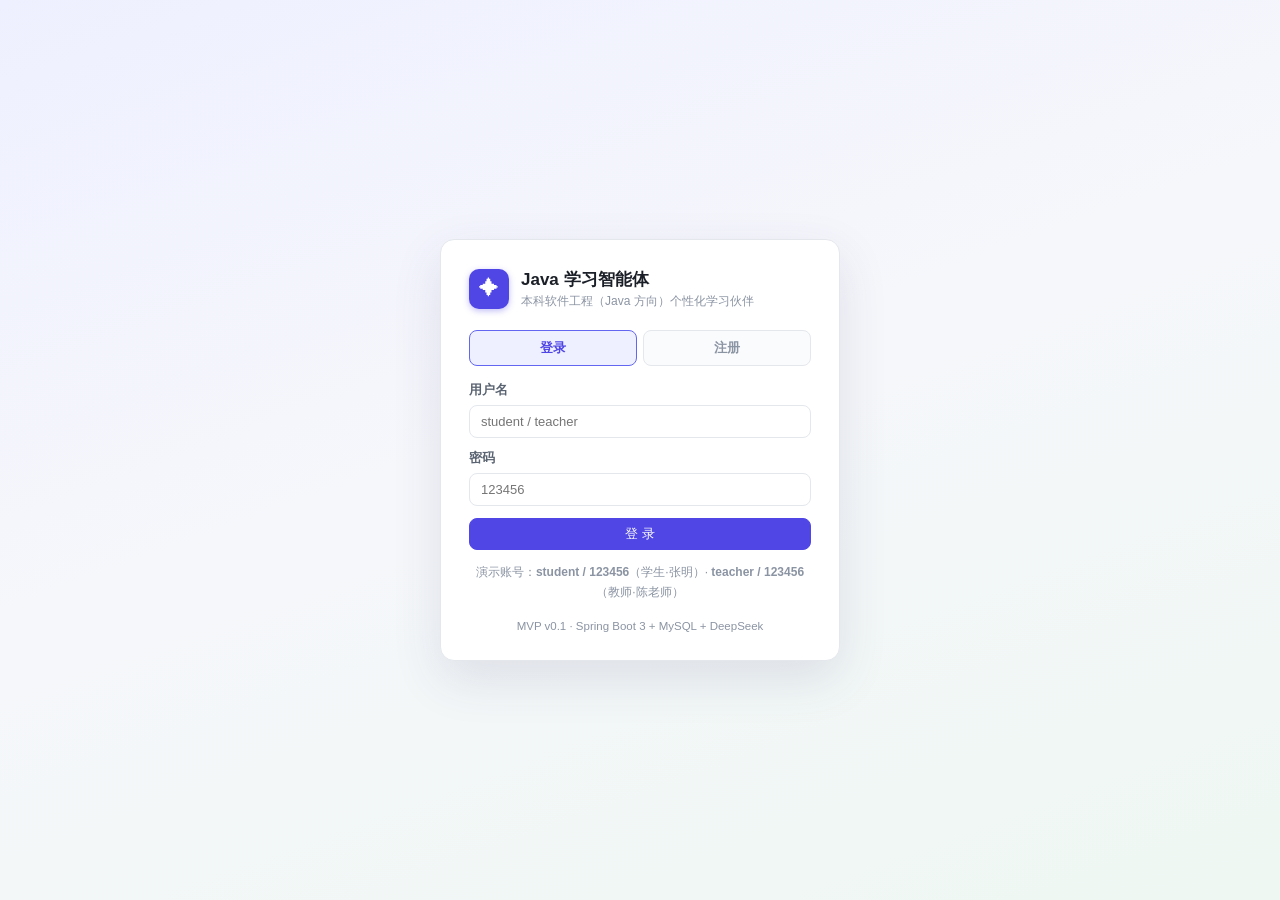
<file: learning-agent-demo/index.html>
<!DOCTYPE html>
<html lang="zh-CN">
<head>
<meta charset="UTF-8">
<meta name="viewport" content="width=device-width, initial-scale=1.0">
<title>Java 学习智能体 · 交互 Demo</title>
<link rel="stylesheet" href="assets/css/styles.css">
</head>
<body>
  <div class="app">
    <!-- 顶部：品牌 + 角色切换 -->
    <header class="topbar" id="topbar"></header>

    <div class="body">
      <!-- 最左 Activity Bar -->
      <nav class="activity" id="activity"></nav>
      <!-- 左侧面板：会话 / 任务列表与功能入口 -->
      <aside class="side" id="side"></aside>
      <!-- 中间：智能体对话与任务执行主面板 -->
      <main class="main" id="main"></main>
      <!-- 右侧：可折叠上下文区 -->
      <aside class="ctx" id="ctx"></aside>
    </div>
  </div>

  <div id="overlay"></div>
  <div class="toasts" id="toasts"></div>

  <script src="assets/js/mock-data.js"></script>
  <script src="assets/js/auth.js"></script>
  <script src="assets/js/api.js"></script>
  <script src="assets/js/app.js"></script>
</body>
</html>
</file>
<file: learning-agent-demo/assets/css/styles.css>
/* ===========================================================
   Java 学习智能体 · Demo 样式表
   设计基调：浅色 / 三栏 Agent 工作台（Activity Bar + 面板 + 上下文）
   =========================================================== */

:root {
  --bg:            #f4f5f8;
  --panel:         #ffffff;
  --panel-2:       #fafbfc;
  --panel-3:       #f2f4f7;
  --border:        #e4e7ec;
  --border-2:      #eef0f4;
  --text:          #1b1f27;
  --text-2:        #5a6371;
  --text-3:        #8b94a3;
  --brand:         #4f46e5;
  --brand-2:       #6366f1;
  --brand-soft:    #eef0ff;
  --ok:            #12a150;
  --ok-soft:       #e7f6ee;
  --warn:          #c77700;
  --warn-soft:     #fdf3e3;
  --danger:        #d92d20;
  --danger-soft:   #fdecea;
  --info:          #0f7fd4;
  --info-soft:     #e8f2fc;
  --purple:        #7c3aed;
  --purple-soft:   #f1ebfe;

  --r-lg: 12px;
  --r:    10px;
  --r-sm: 8px;
  --sh-1: 0 1px 2px rgba(16, 24, 40, .05);
  --sh-2: 0 6px 20px rgba(16, 24, 40, .10);
  --sh-3: 0 18px 46px rgba(16, 24, 40, .18);

  --mono: "JetBrains Mono", "SFMono-Regular", Consolas, "Cascadia Code", "Courier New", monospace;
  --sans: -apple-system, BlinkMacSystemFont, "Segoe UI", "PingFang SC", "Microsoft YaHei", "Hiragino Sans GB", sans-serif;
}

* { box-sizing: border-box; }
html, body { height: 100%; }
body {
  margin: 0;
  font-family: var(--sans);
  font-size: 14px;
  color: var(--text);
  background: var(--bg);
  -webkit-font-smoothing: antialiased;
}
button, input, textarea, select { font-family: inherit; font-size: inherit; color: inherit; }
button { cursor: pointer; border: none; background: none; padding: 0; }
::-webkit-scrollbar { width: 8px; height: 8px; }
::-webkit-scrollbar-thumb { background: #d5d9e0; border-radius: 8px; }
::-webkit-scrollbar-thumb:hover { background: #bcc3cd; }
::-webkit-scrollbar-track { background: transparent; }

.ico { flex: none; vertical-align: middle; }

/* ---------------- 应用骨架 ---------------- */
.app { display: flex; flex-direction: column; height: 100vh; overflow: hidden; }

.topbar {
  height: 52px; flex: none;
  display: flex; align-items: center; gap: 14px;
  padding: 0 14px;
  background: var(--panel);
  border-bottom: 1px solid var(--border);
  z-index: 30;
}
/* 限定作用域：避免与 .badge.brand 等复用 brand 类名的元素冲突（min-width 会挤压同行的标题） */
.topbar .brand { display: flex; align-items: center; gap: 9px; min-width: 200px; }
.brand-mark {
  width: 28px; height: 28px; border-radius: 8px;
  background: linear-gradient(135deg, var(--brand-2), #8b5cf6);
  color: #fff; display: flex; align-items: center; justify-content: center;
  box-shadow: 0 2px 6px rgba(79, 70, 229, .35);
}
.brand-name { font-weight: 650; letter-spacing: .2px; }
.brand-sub { font-size: 11px; color: var(--text-3); margin-top: -2px; }

/* 角色切换 */
.role-switch {
  display: flex; align-items: center; gap: 2px;
  background: var(--panel-3); border: 1px solid var(--border);
  border-radius: 999px; padding: 3px;
}
.role-switch button {
  display: flex; align-items: center; gap: 6px;
  padding: 5px 14px; border-radius: 999px;
  font-size: 13px; color: var(--text-2); font-weight: 500;
  transition: .15s;
}
.role-switch button:hover { color: var(--text); }
.role-switch button.on {
  background: var(--panel); color: var(--brand);
  box-shadow: var(--sh-1); font-weight: 600;
}

.topbar-spacer { flex: 1; }
.top-meta {
  display: flex; align-items: center; gap: 8px;
  font-size: 12px; color: var(--text-3);
}
.env-chip {
  display: inline-flex; align-items: center; gap: 5px;
  padding: 3px 9px; border-radius: 999px;
  background: var(--ok-soft); color: var(--ok); font-size: 11px; font-weight: 600;
}
.icon-btn {
  width: 32px; height: 32px; border-radius: var(--r-sm);
  display: flex; align-items: center; justify-content: center;
  color: var(--text-2); transition: .15s;
}
.icon-btn:hover { background: var(--panel-3); color: var(--text); }
.icon-btn.active { background: var(--brand-soft); color: var(--brand); }

.body { flex: 1; display: flex; min-height: 0; }

/* ---------------- 最左 Activity Bar ---------------- */
.activity {
  width: 56px; flex: none;
  background: var(--panel); border-right: 1px solid var(--border);
  display: flex; flex-direction: column; align-items: center;
  padding: 8px 0; gap: 4px;
}
.act-btn {
  width: 50px; padding: 6px 0 5px; border-radius: var(--r);
  display: flex; flex-direction: column; align-items: center; justify-content: center; gap: 3px;
  color: var(--text-3); position: relative; transition: .15s;
}
/* 图标下方的文字标签（与底部“设置”按钮标签样式一致） */
.act-label { font-size: 10px; line-height: 1; white-space: nowrap; letter-spacing: .5px; }
.act-btn:hover { background: var(--panel-3); color: var(--text); }
.act-btn.on { background: var(--brand-soft); color: var(--brand); }
.act-btn.on::before {
  content: ""; position: absolute; left: -8px; top: 12px; bottom: 12px;
  width: 3px; border-radius: 0 3px 3px 0; background: var(--brand);
}
.act-sep { width: 26px; height: 1px; background: var(--border); margin: 6px 0; }
.act-dot {
  position: absolute; top: 7px; right: 7px;
  width: 7px; height: 7px; border-radius: 50%;
  background: var(--danger); border: 1.5px solid var(--panel);
}

/* ---------------- 左侧面板 ---------------- */
.side {
  width: 254px; flex: none;
  background: var(--panel); border-right: 1px solid var(--border);
  display: flex; flex-direction: column; min-height: 0;
}
.side-head {
  padding: 12px 12px 8px; flex: none;
  display: flex; align-items: center; justify-content: space-between; gap: 8px;
}
.side-title { font-size: 13px; font-weight: 650; color: var(--text); }
.side-tools { display: flex; gap: 2px; }
.side-search { padding: 0 12px 8px; flex: none; }
.side-body { flex: 1; overflow-y: auto; padding: 0 8px 12px; }
.side-foot { flex: none; padding: 8px; border-top: 1px solid var(--border-2); }

.field {
  width: 100%; display: flex; align-items: center; gap: 7px;
  background: var(--panel-3); border: 1px solid transparent;
  border-radius: var(--r-sm); padding: 0 9px; height: 32px;
}
.field:focus-within { background: var(--panel); border-color: var(--brand); }
.field input { flex: 1; border: none; background: none; outline: none; font-size: 13px; min-width: 0; }
.field .ico { color: var(--text-3); }

.list-item {
  width: 100%; text-align: left;
  display: flex; align-items: flex-start; gap: 9px;
  padding: 9px 10px; border-radius: var(--r-sm);
  transition: .12s; margin-bottom: 2px;
}
.list-item:hover { background: var(--panel-3); }
.list-item.on { background: var(--brand-soft); }
.list-item.on .li-title { color: var(--brand); }
.li-main { flex: 1; min-width: 0; }
.li-title {
  font-size: 13px; color: var(--text); font-weight: 500;
  white-space: nowrap; overflow: hidden; text-overflow: ellipsis;
}
.li-sub {
  font-size: 11.5px; color: var(--text-3); margin-top: 2px;
  white-space: nowrap; overflow: hidden; text-overflow: ellipsis;
}
.li-extra { flex: none; display: flex; align-items: center; gap: 4px; padding-top: 2px; }
.side-group {
  font-size: 11px; color: var(--text-3); font-weight: 600;
  padding: 10px 10px 5px; letter-spacing: .4px;
}

/* ---------------- 主区 ---------------- */
.main { flex: 1; min-width: 0; display: flex; flex-direction: column; background: var(--bg); }
.main-head {
  flex: none; min-height: 52px;
  display: flex; align-items: center; gap: 10px;
  padding: 9px 16px; background: var(--panel);
  border-bottom: 1px solid var(--border);
}
.mh-title { font-size: 15px; font-weight: 650; }
.mh-sub { font-size: 12px; color: var(--text-3); margin-top: 1px; }
.mh-spacer { flex: 1; }
.mh-actions { display: flex; align-items: center; gap: 6px; }
.main-body { flex: 1; overflow-y: auto; min-height: 0; }
.main-inner { max-width: 980px; margin: 0 auto; padding: 18px 20px 28px; }

/* ---------------- 右侧上下文区 ---------------- */
.ctx {
  width: 330px; flex: none; background: var(--panel);
  border-left: 1px solid var(--border);
  display: flex; flex-direction: column; min-height: 0;
  transition: width .18s ease;
}
.ctx.collapsed { width: 48px; }
.ctx-head {
  flex: none; height: 52px; display: flex; align-items: center; gap: 4px;
  padding: 0 8px; border-bottom: 1px solid var(--border);
}
.ctx-tabs { display: flex; gap: 2px; flex: 1; min-width: 0; }
.ctx-tab {
  display: flex; align-items: center; gap: 5px;
  padding: 6px 9px; border-radius: var(--r-sm);
  font-size: 12.5px; color: var(--text-2); white-space: nowrap;
}
.ctx-tab:hover { background: var(--panel-3); }
.ctx-tab.on { background: var(--brand-soft); color: var(--brand); font-weight: 600; }
.ctx-body { flex: 1; overflow-y: auto; padding: 14px; }

.ctx-rail { display: flex; flex-direction: column; align-items: center; gap: 8px; padding-top: 12px; }
.ctx-rail .icon-btn { width: 34px; height: 34px; }

.ctx-card {
  border: 1px solid var(--border); border-radius: var(--r);
  background: var(--panel-2); padding: 12px; margin-bottom: 12px;
}
.ctx-card h4 { margin: 0 0 8px; font-size: 12.5px; color: var(--text-2); font-weight: 650; }
.ctx-kv { display: flex; justify-content: space-between; gap: 10px; font-size: 12.5px; padding: 4px 0; }
.ctx-kv span:first-child { color: var(--text-3); }
.ctx-kv span:last-child { color: var(--text); font-weight: 500; text-align: right; }

/* 代码展示 */
.code-block {
  background: #1f2430; color: #e6e9ef;
  border-radius: var(--r-sm); padding: 11px 12px;
  font-family: var(--mono); font-size: 12px; line-height: 1.65;
  overflow-x: auto; white-space: pre; margin: 0;
}
.code-block.light { background: var(--panel-3); color: var(--text); border: 1px solid var(--border); }
.code-block .k { color: #c792ea; }
.code-block .s { color: #c3e88d; }
.code-block .c { color: #6b7488; font-style: italic; }
.code-block .n { color: #f78c6c; }
.code-block .t { color: #82aaff; }

/* ---------------- 通用元件 ---------------- */
.btn {
  display: inline-flex; align-items: center; justify-content: center; gap: 6px;
  height: 32px; padding: 0 13px; border-radius: var(--r-sm);
  font-size: 13px; font-weight: 550; transition: .15s;
  border: 1px solid var(--border); background: var(--panel); color: var(--text);
}
.btn:hover { background: var(--panel-3); }
.btn.primary { background: var(--brand); border-color: var(--brand); color: #fff; }
.btn.primary:hover { background: #4338ca; }
.btn.soft { background: var(--brand-soft); border-color: transparent; color: var(--brand); }
.btn.soft:hover { background: #e3e6ff; }
.btn.danger { color: var(--danger); border-color: #f5cfcb; background: var(--danger-soft); }
.btn.sm { height: 27px; padding: 0 10px; font-size: 12.5px; }
.btn.block { width: 100%; }
.btn:disabled { opacity: .5; cursor: not-allowed; }
.btn.ghost { border-color: transparent; background: transparent; color: var(--text-2); }
.btn.ghost:hover { background: var(--panel-3); color: var(--text); }

.badge {
  display: inline-flex; align-items: center; gap: 4px;
  padding: 2px 8px; border-radius: 999px;
  font-size: 11.5px; font-weight: 600; line-height: 17px;
  background: var(--panel-3); color: var(--text-2);
}
.badge.ok { background: var(--ok-soft); color: var(--ok); }
.badge.warn { background: var(--warn-soft); color: var(--warn); }
.badge.danger { background: var(--danger-soft); color: var(--danger); }
.badge.info { background: var(--info-soft); color: var(--info); }
.badge.brand { background: var(--brand-soft); color: var(--brand); }
.badge.purple { background: var(--purple-soft); color: var(--purple); }

.chip {
  display: inline-flex; align-items: center; gap: 5px;
  height: 28px; padding: 0 11px; border-radius: 999px;
  border: 1px solid var(--border); background: var(--panel);
  font-size: 12.5px; color: var(--text-2); transition: .15s;
}
.chip:hover { border-color: var(--brand); color: var(--brand); background: var(--brand-soft); }
.chip.on { border-color: var(--brand); color: var(--brand); background: var(--brand-soft); font-weight: 600; }

.card {
  background: var(--panel); border: 1px solid var(--border);
  border-radius: var(--r-lg); box-shadow: var(--sh-1);
}
.card + .card { margin-top: 12px; }
.card-head {
  padding: 13px 16px; border-bottom: 1px solid var(--border-2);
  display: flex; align-items: center; gap: 9px;
}
.card-head h3 { margin: 0; font-size: 14px; font-weight: 650; }
.card-head .spacer { flex: 1; }
.card-body { padding: 14px 16px; }
.grid { display: grid; gap: 12px; }
.grid-2 { grid-template-columns: repeat(2, minmax(0, 1fr)); }
.grid-3 { grid-template-columns: repeat(3, minmax(0, 1fr)); }
.grid-4 { grid-template-columns: repeat(4, minmax(0, 1fr)); }

.kpi { padding: 14px 16px; }
.kpi-label { font-size: 12px; color: var(--text-3); display: flex; align-items: center; gap: 6px; }
.kpi-value { font-size: 25px; font-weight: 680; letter-spacing: -.5px; margin-top: 6px; }
.kpi-delta { font-size: 12px; margin-top: 4px; color: var(--text-3); }
.kpi-delta.up { color: var(--ok); }
.kpi-delta.down { color: var(--danger); }

.bar { height: 6px; border-radius: 999px; background: var(--panel-3); overflow: hidden; }
.bar > i { display: block; height: 100%; border-radius: 999px; background: var(--brand); transition: width .35s ease; }
.bar.ok > i { background: var(--ok); }
.bar.warn > i { background: var(--warn); }
.bar.danger > i { background: var(--danger); }

/* 表格 */
.table { width: 100%; border-collapse: collapse; font-size: 13px; }
.table th {
  text-align: left; font-weight: 600; color: var(--text-3); font-size: 12px;
  padding: 9px 12px; border-bottom: 1px solid var(--border); background: var(--panel-2);
  white-space: nowrap;
}
.table td { padding: 11px 12px; border-bottom: 1px solid var(--border-2); vertical-align: middle; }
.table tbody tr { cursor: pointer; transition: .12s; }
.table tbody tr:hover { background: var(--panel-2); }
.table tbody tr.on { background: var(--brand-soft); }
.table td.num, .table th.num { text-align: right; font-variant-numeric: tabular-nums; }

/* 空状态 / 加载 */
.empty {
  padding: 44px 20px; text-align: center; color: var(--text-3);
}
.empty-ico {
  width: 54px; height: 54px; margin: 0 auto 12px; border-radius: 16px;
  background: var(--panel-3); color: var(--text-3);
  display: flex; align-items: center; justify-content: center;
}
.empty-title { font-size: 14px; font-weight: 600; color: var(--text-2); margin-bottom: 4px; }
.empty-desc { font-size: 12.5px; max-width: 320px; margin: 0 auto 14px; line-height: 1.6; }

.skel { background: linear-gradient(90deg, #eef0f4 25%, #e4e7ec 37%, #eef0f4 63%); background-size: 400% 100%; animation: shimmer 1.2s ease infinite; border-radius: 6px; }
@keyframes shimmer { 0% { background-position: 100% 50%; } 100% { background-position: 0 50%; } }
.skel-line { height: 11px; margin-bottom: 8px; }
.skel-block { height: 74px; border-radius: var(--r); margin-bottom: 12px; }

/* ---------------- 对话区 ---------------- */
.chat-wrap { flex: 1; display: flex; flex-direction: column; min-height: 0; }
.chat-scroll { flex: 1; overflow-y: auto; padding: 18px 0 8px; }
.chat-inner { max-width: 900px; margin: 0 auto; padding: 0 20px; }
.msg { display: flex; gap: 11px; margin-bottom: 18px; }
.msg.user { flex-direction: row-reverse; }
.avatar {
  width: 30px; height: 30px; border-radius: 9px; flex: none;
  display: flex; align-items: center; justify-content: center;
  font-size: 12px; font-weight: 700; color: #fff;
}
.avatar.student { background: linear-gradient(135deg, #22c55e, #0ea5e9); }
.avatar.agent { background: linear-gradient(135deg, var(--brand-2), #8b5cf6); }
.avatar.teacher { background: linear-gradient(135deg, #f59e0b, #ef4444); }
.avatar.sys { background: #98a2b3; }
.msg-col { min-width: 0; max-width: 78%; }
.msg.user .msg-col { display: flex; flex-direction: column; align-items: flex-end; }
.msg-meta { display: flex; align-items: center; gap: 7px; margin-bottom: 5px; font-size: 12px; color: var(--text-3); }
.msg-meta b { color: var(--text); font-weight: 600; font-size: 12.5px; }
.msg-meta .agent-tag { color: var(--purple); background: var(--purple-soft); padding: 1px 7px; border-radius: 999px; font-size: 11px; font-weight: 600; }
.bubble {
  background: var(--panel); border: 1px solid var(--border);
  border-radius: 4px 12px 12px 12px; padding: 10px 13px;
  font-size: 13.5px; line-height: 1.72; box-shadow: var(--sh-1);
}
.msg.user .bubble {
  background: var(--brand); color: #fff; border-color: var(--brand);
  border-radius: 12px 4px 12px 12px;
}
.agent-text {
  background: var(--panel); border: 1px solid var(--border);
  border-radius: 4px 12px 12px 12px; padding: 11px 14px;
  font-size: 13.5px; line-height: 1.75; box-shadow: var(--sh-1);
}
.agent-text p { margin: 0 0 8px; }
.agent-text p:last-child { margin-bottom: 0; }
.agent-text ul { margin: 6px 0; padding-left: 20px; }
.agent-text li { margin-bottom: 4px; }
.agent-text code {
  font-family: var(--mono); font-size: 12.2px;
  background: var(--panel-3); padding: 1px 5px; border-radius: 4px;
}
.agent-text .cb { margin: 8px 0; }
.agent-text strong { font-weight: 650; }

.sys-msg {
  text-align: center; font-size: 12px; color: var(--text-3);
  margin: 0 auto 16px; max-width: 620px;
  background: var(--panel-3); border-radius: 999px; padding: 5px 14px; display: inline-block;
}
.sys-line { text-align: center; margin-bottom: 16px; }

.typing { display: inline-flex; gap: 4px; align-items: center; padding: 3px 0; }
.typing i { width: 6px; height: 6px; border-radius: 50%; background: var(--text-3); animation: blink 1.2s infinite; }
.typing i:nth-child(2) { animation-delay: .2s; }
.typing i:nth-child(3) { animation-delay: .4s; }
@keyframes blink { 0%, 80%, 100% { opacity: .25; transform: scale(.8); } 40% { opacity: 1; transform: scale(1); } }

/* 工件卡片（Agent 产物） */
.work {
  margin-top: 10px; background: var(--panel);
  border: 1px solid var(--border); border-radius: var(--r-lg);
  box-shadow: var(--sh-1); overflow: hidden;
}
.work-head {
  display: flex; align-items: center; gap: 8px;
  padding: 10px 14px; border-bottom: 1px solid var(--border-2);
  background: var(--panel-2);
}
.work-head .wt { font-size: 13px; font-weight: 650; }
.work-head .spacer { flex: 1; }
.work-body { padding: 13px 14px; }
.work-foot { padding: 10px 14px; border-top: 1px solid var(--border-2); display: flex; gap: 8px; align-items: center; background: var(--panel-2); }

.step-list { display: flex; flex-direction: column; gap: 8px; }
.step {
  display: flex; gap: 11px; padding: 10px 12px;
  border: 1px solid var(--border); border-radius: var(--r);
  background: var(--panel); cursor: pointer; transition: .15s;
}
.step:hover { border-color: var(--brand-2); }
.step.done { background: var(--ok-soft); border-color: #bfe6cf; }
.step.active { border-color: var(--brand); box-shadow: 0 0 0 3px var(--brand-soft); }
.step-idx {
  width: 24px; height: 24px; border-radius: 50%; flex: none;
  background: var(--panel-3); color: var(--text-2);
  display: flex; align-items: center; justify-content: center;
  font-size: 12px; font-weight: 700;
}
.step.done .step-idx { background: var(--ok); color: #fff; }
.step.active .step-idx { background: var(--brand); color: #fff; }
.step-main { flex: 1; min-width: 0; }
.step-title { font-size: 13.5px; font-weight: 600; }
.step-desc { font-size: 12.5px; color: var(--text-2); margin-top: 3px; line-height: 1.55; }
.step-side { flex: none; display: flex; flex-direction: column; align-items: flex-end; gap: 5px; font-size: 11.5px; color: var(--text-3); }

.opt {
  display: flex; gap: 9px; padding: 10px 12px; border-radius: var(--r);
  border: 1px solid var(--border); background: var(--panel); cursor: pointer; transition: .12s;
  margin-bottom: 7px; font-size: 13.5px; line-height: 1.6;
}
.opt:hover { border-color: var(--brand-2); background: var(--panel-2); }
.opt.sel { border-color: var(--brand); background: var(--brand-soft); }
.opt.correct { border-color: var(--ok); background: var(--ok-soft); }
.opt.wrong { border-color: var(--danger); background: var(--danger-soft); }
.opt-key {
  width: 21px; height: 21px; border-radius: 6px; flex: none; margin-top: 1px;
  background: var(--panel-3); color: var(--text-2);
  display: flex; align-items: center; justify-content: center; font-size: 11.5px; font-weight: 700;
}
.opt.sel .opt-key { background: var(--brand); color: #fff; }
.opt.correct .opt-key { background: var(--ok); color: #fff; }
.opt.wrong .opt-key { background: var(--danger); color: #fff; }

.hint-box {
  border: 1px dashed var(--border); border-radius: var(--r);
  padding: 10px 12px; background: var(--panel-2); font-size: 12.8px; line-height: 1.65; color: var(--text-2);
}
.hint-box + .hint-box { margin-top: 7px; }
.hint-box b { color: var(--warn); }

.result-box { border-radius: var(--r); padding: 12px 14px; font-size: 13px; line-height: 1.7; }
.result-box.ok { background: var(--ok-soft); border: 1px solid #bfe6cf; }
.result-box.bad { background: var(--danger-soft); border: 1px solid #f5cfcb; }
.result-box h5 { margin: 0 0 6px; font-size: 13.5px; display: flex; align-items: center; gap: 6px; }

.mini-list { display: flex; flex-direction: column; gap: 7px; }
.mini-row { display: flex; align-items: center; gap: 10px; font-size: 12.8px; }
.mini-row .nm { width: 108px; flex: none; color: var(--text-2); overflow: hidden; text-overflow: ellipsis; white-space: nowrap; }
.mini-row .bar { flex: 1; }
.mini-row .vl { width: 42px; text-align: right; font-variant-numeric: tabular-nums; color: var(--text-2); font-weight: 600; }

/* 快捷指令 + 输入区 */
.composer-wrap { flex: none; border-top: 1px solid var(--border); background: var(--panel); padding: 10px 0 12px; }
.composer-inner { max-width: 900px; margin: 0 auto; padding: 0 20px; }
.quick-chips { display: flex; gap: 7px; flex-wrap: wrap; margin-bottom: 9px; }
.composer {
  border: 1px solid var(--border); border-radius: var(--r-lg);
  background: var(--panel); padding: 9px 10px 9px 12px;
  display: flex; align-items: flex-end; gap: 8px;
  transition: .15s; box-shadow: var(--sh-1);
}
.composer:focus-within { border-color: var(--brand); box-shadow: 0 0 0 3px var(--brand-soft); }
.composer textarea {
  flex: 1; border: none; outline: none; resize: none;
  max-height: 132px; min-height: 22px; line-height: 1.6; font-size: 13.5px; background: none;
}
.composer .send {
  width: 32px; height: 32px; border-radius: var(--r-sm); flex: none;
  background: var(--brand); color: #fff; display: flex; align-items: center; justify-content: center;
  transition: .15s;
}
.composer .send:hover { background: #4338ca; }
.composer .send:disabled { background: var(--panel-3); color: var(--text-3); cursor: not-allowed; }
.composer-tip { font-size: 11.5px; color: var(--text-3); margin-top: 6px; display: flex; align-items: center; gap: 5px; }

/* ---------------- 知识图谱 ---------------- */
.kp-grid { display: grid; grid-template-columns: repeat(auto-fill, minmax(150px, 1fr)); gap: 10px; }
.kp-cell {
  border: 1px solid var(--border); border-radius: var(--r); padding: 11px 12px;
  background: var(--panel); cursor: pointer; transition: .15s; position: relative; overflow: hidden;
}
.kp-cell:hover { transform: translateY(-1px); box-shadow: var(--sh-2); }
.kp-cell.on { border-color: var(--brand); box-shadow: 0 0 0 3px var(--brand-soft); }
.kp-cell .nm { font-size: 13px; font-weight: 600; margin-bottom: 6px; }
.kp-cell .mv { font-size: 19px; font-weight: 700; font-variant-numeric: tabular-nums; }
.kp-cell .bar { margin-top: 7px; }
.kp-cell .tag { position: absolute; top: 9px; right: 9px; }
.m0 { background: #fdecea; } .m1 { background: #fdf3e3; } .m2 { background: #eef4fd; } .m3 { background: #e7f6ee; }

.chain { display: flex; align-items: center; gap: 8px; flex-wrap: wrap; padding: 10px 0; }
.chain-node {
  padding: 6px 11px; border-radius: var(--r-sm); font-size: 12.5px; font-weight: 550;
  border: 1px solid var(--border); background: var(--panel);
}
.chain-node.root { border-color: var(--danger); background: var(--danger-soft); color: var(--danger); }
.chain-arrow { color: var(--text-3); display: flex; align-items: center; }

/* ---------------- 弹窗 ---------------- */
.mask {
  position: fixed; inset: 0; background: rgba(16, 24, 40, .42);
  display: flex; align-items: center; justify-content: center; z-index: 100;
  animation: fade .15s ease; padding: 24px;
}
@keyframes fade { from { opacity: 0; } to { opacity: 1; } }
.modal {
  width: 560px; max-width: 100%; max-height: 86vh;
  background: var(--panel); border-radius: 14px; box-shadow: var(--sh-3);
  display: flex; flex-direction: column; overflow: hidden;
  animation: pop .18s ease;
}
@keyframes pop { from { transform: translateY(10px) scale(.98); opacity: .6; } to { transform: none; opacity: 1; } }
.modal-head { padding: 15px 18px; border-bottom: 1px solid var(--border); display: flex; align-items: center; gap: 9px; }
.modal-head h3 { margin: 0; font-size: 15px; font-weight: 650; }
.modal-head .spacer { flex: 1; }
.modal-body { padding: 16px 18px; overflow-y: auto; }
.modal-foot { padding: 12px 18px; border-top: 1px solid var(--border); display: flex; justify-content: flex-end; gap: 8px; background: var(--panel-2); }

.form-row { margin-bottom: 14px; }
.form-row label { display: block; font-size: 12.5px; font-weight: 600; color: var(--text-2); margin-bottom: 6px; }
.form-row .hint { font-size: 11.5px; color: var(--text-3); margin-top: 5px; }
.input, .textarea, .select {
  width: 100%; border: 1px solid var(--border); border-radius: var(--r-sm);
  padding: 8px 11px; font-size: 13px; background: var(--panel); outline: none; transition: .15s;
}
.input:focus, .textarea:focus, .select:focus { border-color: var(--brand); box-shadow: 0 0 0 3px var(--brand-soft); }
.textarea { min-height: 84px; resize: vertical; line-height: 1.6; }
.row-2 { display: grid; grid-template-columns: 1fr 1fr; gap: 12px; }

.pick-list { display: flex; flex-direction: column; gap: 7px; max-height: 340px; overflow-y: auto; padding-right: 4px; }
.pick {
  display: flex; align-items: center; gap: 11px; padding: 10px 12px;
  border: 1px solid var(--border); border-radius: var(--r); cursor: pointer; transition: .12s; background: var(--panel);
}
.pick:hover { border-color: var(--brand-2); background: var(--panel-2); }
.pick.on { border-color: var(--brand); background: var(--brand-soft); }
.pick .pm { flex: 1; min-width: 0; }
.pick .pn { font-size: 13.5px; font-weight: 600; }
.pick .pd { font-size: 11.5px; color: var(--text-3); margin-top: 2px; }

/* Toast */
.toasts { position: fixed; right: 18px; bottom: 18px; display: flex; flex-direction: column; gap: 8px; z-index: 200; }
.toast {
  background: #1b1f27; color: #fff; border-radius: var(--r); padding: 10px 14px;
  font-size: 13px; box-shadow: var(--sh-3); display: flex; align-items: center; gap: 8px;
  animation: slideIn .2s ease; max-width: 330px;
}
.toast.ok { background: #0f7a3c; }
@keyframes slideIn { from { transform: translateX(14px); opacity: 0; } to { transform: none; opacity: 1; } }

/* 详情抽屉（批改） */
.drawer-mask { position: fixed; inset: 0; background: rgba(16,24,40,.35); z-index: 90; }
.drawer {
  position: fixed; right: 0; top: 0; bottom: 0; width: 620px; max-width: 94vw;
  background: var(--panel); box-shadow: var(--sh-3); z-index: 91;
  display: flex; flex-direction: column; animation: slideR .2s ease;
}
@keyframes slideR { from { transform: translateX(24px); opacity: .5; } to { transform: none; opacity: 1; } }
.drawer-head { padding: 15px 18px; border-bottom: 1px solid var(--border); display: flex; align-items: center; gap: 10px; }
.drawer-head h3 { margin: 0; font-size: 15px; font-weight: 650; }
.drawer-body { flex: 1; overflow-y: auto; padding: 16px 18px; }
.drawer-foot { padding: 12px 18px; border-top: 1px solid var(--border); display: flex; gap: 8px; align-items: center; background: var(--panel-2); }

.rubric-row { display: flex; align-items: center; gap: 12px; padding: 9px 0; border-bottom: 1px dashed var(--border-2); }
.rubric-row .rn { flex: 1; min-width: 0; }
.rubric-row .rn b { font-size: 13px; font-weight: 600; display: block; }
.rubric-row .rn span { font-size: 11.5px; color: var(--text-3); }
.rubric-row input { width: 66px; text-align: center; }
.score-big { font-size: 30px; font-weight: 700; color: var(--brand); font-variant-numeric: tabular-nums; }

.timeline { display: flex; flex-direction: column; gap: 0; }
.tl-item { display: flex; gap: 10px; padding-bottom: 14px; position: relative; }
.tl-item:not(:last-child)::before {
  content: ""; position: absolute; left: 10px; top: 22px; bottom: 0; width: 1px; background: var(--border);
}
.tl-dot { width: 21px; height: 21px; border-radius: 50%; flex: none; background: var(--panel-3); display: flex; align-items: center; justify-content: center; color: var(--text-3); z-index: 1; }
.tl-dot.ok { background: var(--ok-soft); color: var(--ok); }
.tl-body { flex: 1; min-width: 0; font-size: 12.8px; }
.tl-body b { font-size: 13px; }
.tl-body p { margin: 3px 0 0; color: var(--text-2); line-height: 1.6; }

.stat-row { display: flex; gap: 18px; flex-wrap: wrap; }
.stat-item .sv { font-size: 17px; font-weight: 680; font-variant-numeric: tabular-nums; }
.stat-item .sl { font-size: 11.5px; color: var(--text-3); margin-top: 1px; }

.spark { display: flex; align-items: flex-end; gap: 3px; height: 26px; }
.spark i { width: 5px; border-radius: 2px 2px 0 0; background: var(--brand-2); display: block; }

.split { display: grid; grid-template-columns: 1fr 320px; gap: 14px; }
@media (max-width: 1280px) { .split { grid-template-columns: 1fr; } }
@media (max-width: 1100px) { .grid-4 { grid-template-columns: repeat(2, minmax(0,1fr)); } .ctx { width: 280px; } }

.note {
  background: var(--info-soft); border: 1px solid #cfe4f8; color: #0b5f9e;
  border-radius: var(--r-sm); padding: 9px 12px; font-size: 12.5px; line-height: 1.6;
}
.note.warn { background: var(--warn-soft); border-color: #f4dfb8; color: #96590a; }
.note.ok { background: var(--ok-soft); border-color: #bfe6cf; color: #0b6b36; }

.flow-steps { display: flex; align-items: center; gap: 6px; flex-wrap: wrap; font-size: 12.5px; color: var(--text-3); }
.flow-steps .fs { display: flex; align-items: center; gap: 6px; padding: 4px 10px; border-radius: 999px; background: var(--panel-3); }
.flow-steps .fs.on { background: var(--brand-soft); color: var(--brand); font-weight: 600; }
.flow-steps .fs.done { background: var(--ok-soft); color: var(--ok); }

/* ===========================================================
 * MVP 追加：用户芯片 / 登录页 / 移动端响应式
 * =========================================================== */
.user-chip {
  display: inline-flex; align-items: center; gap: 6px;
  padding: 5px 12px; border-radius: 999px;
  background: var(--panel-2); border: 1px solid var(--border);
  font-size: 12.5px; font-weight: 600; color: var(--text-2);
}

/* ---------- 登录页 ---------- */
.login-page {
  min-height: 100vh; display: flex; align-items: center; justify-content: center;
  background: linear-gradient(160deg, #eef0ff 0%, #f6f7fb 45%, #eef7f2 100%);
  padding: 20px;
}
.login-card {
  width: 100%; max-width: 400px; background: #fff;
  border: 1px solid var(--border); border-radius: 14px;
  box-shadow: 0 18px 50px rgba(60, 60, 110, .12);
  padding: 28px;
}
.login-brand { display: flex; align-items: center; gap: 12px; margin-bottom: 20px; }
.login-brand .brand-mark {
  width: 40px; height: 40px; border-radius: 10px; background: var(--brand);
  color: #fff; display: flex; align-items: center; justify-content: center; font-size: 20px;
}
.login-title { font-size: 17px; font-weight: 700; }
.login-sub { font-size: 12px; color: var(--text-3); margin-top: 2px; }
.login-tabs { display: flex; gap: 6px; margin-bottom: 16px; }
.login-tab {
  flex: 1; padding: 8px 0; border-radius: 8px; border: 1px solid var(--border);
  background: var(--panel-2); font-size: 13px; font-weight: 600; color: var(--text-3); cursor: pointer;
}
.login-tab.on { background: var(--brand-soft); border-color: var(--brand-2); color: var(--brand); }
.login-form .form-row { margin-bottom: 12px; }
.login-hint { margin-top: 12px; font-size: 12px; color: var(--text-3); line-height: 1.7; text-align: center; }
.login-foot { margin-top: 18px; text-align: center; font-size: 11.5px; color: var(--text-3); }

/* ---------- 响应式增强 ---------- */
@media (max-width: 900px) {
  .ctx { width: 260px; }
  .side { width: 224px; }
}
@media (max-width: 640px) {
  .app { height: auto; min-height: 100vh; }
  .topbar { flex-wrap: nowrap; }
  .brand-sub, .role-switch, .env-chip { display: none !important; }
  .body { position: relative; }
  .activity {
    position: fixed; left: 0; right: 0; bottom: 0; z-index: 60;
    width: 100%; height: 54px; flex-direction: row; justify-content: space-around;
    background: var(--panel); border-top: 1px solid var(--border); border-right: none;
    padding: 4px 8px calc(4px + env(safe-area-inset-bottom));
  }
  .act-sep { display: none; }
  .activity .act-btn { flex: 1; height: 100%; border-radius: 8px; }
  .side {
    position: fixed; top: 0; bottom: 54px; left: 0; z-index: 55;
    width: min(78vw, 300px); transform: translateX(-105%);
    transition: transform .22s ease; box-shadow: 8px 0 30px rgba(0,0,0,.12);
    padding-bottom: 60px;
  }
  .side.open { transform: translateX(0); }
  .main { padding-bottom: 66px; width: 100%; }
  .ctx { display: none; }
  .table { font-size: 12px; }
  .modal { width: 94vw; max-height: 88vh; }
  .drawer { width: 100vw; }
  .grid-2, .grid-3, .grid-4 { grid-template-columns: 1fr; }
  .chat-wrap { height: calc(100vh - 54px); }
}

/* ---------- 班级导入：文件选择与上传进度 ---------- */
.import-file {
  display: flex; align-items: center; gap: 10px;
  padding: 12px; border: 1.5px dashed var(--border); border-radius: var(--r);
  background: var(--panel-2); transition: .15s;
}
.import-file.has { border-color: var(--brand-2); background: var(--brand-soft); }
.import-file .if-name { font-size: 12.5px; color: var(--text-2); word-break: break-all; }
.progress-wrap { margin-top: 12px; }
.progress-track {
  height: 8px; border-radius: 999px; background: var(--panel-3);
  overflow: hidden; margin-bottom: 6px;
}
.progress-bar {
  height: 100%; border-radius: 999px;
  background: linear-gradient(90deg, var(--brand-2), var(--brand));
  transition: width .2s ease;
}
</file>
